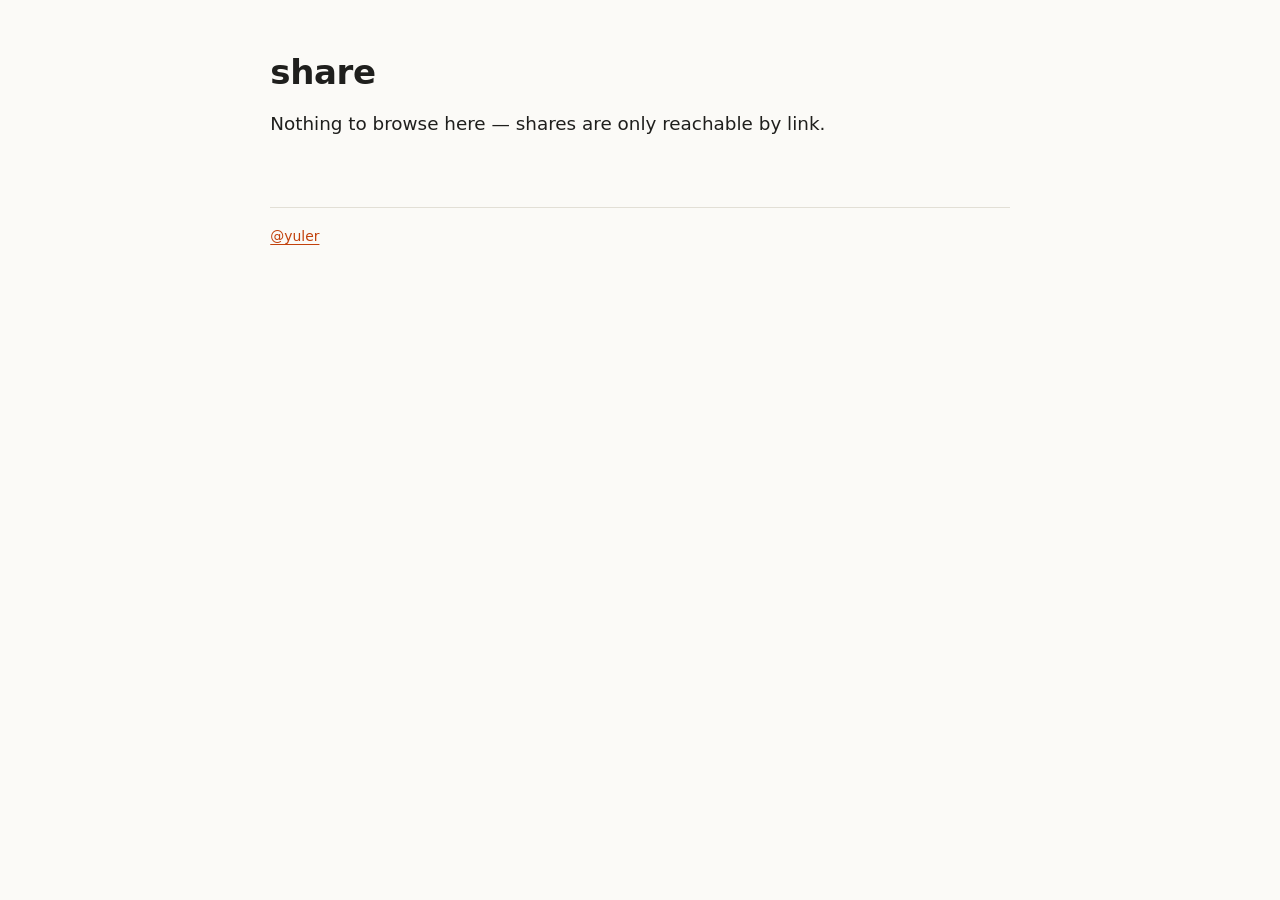
<file: index.html>
<!doctype html>
<html lang="en">
<head>
  <meta charset="utf-8">
  <meta name="viewport" content="width=device-width, initial-scale=1">
  <meta name="robots" content="noindex, nofollow">
  <title>share</title>
  <link rel="stylesheet" href="assets/share.css">
</head>
<body>
  <main class="page">
    <header class="meta">
      <h1>share</h1>
      <p class="lede">Nothing to browse here — shares are only reachable by link.</p>
    </header>
    <footer><a href="https://github.com/yuler">@yuler</a></footer>
  </main>
</body>
</html>
</file>
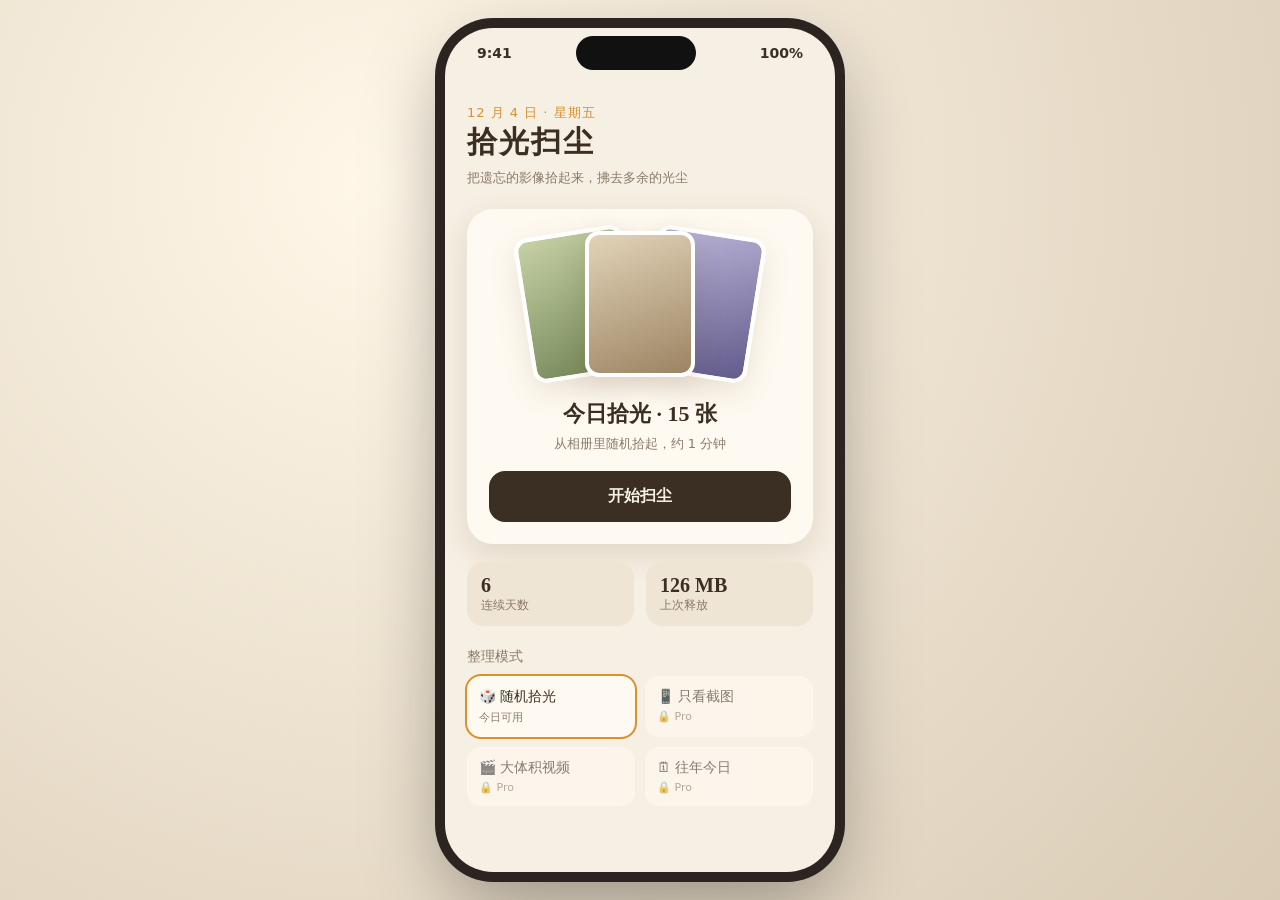
<file: s/2026-11-25-dustling-prototype/index.html>
<!doctype html>
<html lang="zh-CN">
<head>
  <meta charset="utf-8" />
  <meta name="viewport" content="width=device-width, initial-scale=1, viewport-fit=cover" />
  <title>Dustlight 拾光扫尘 · 核心闭环原型</title>
  <link rel="stylesheet" href="style.css" />
</head>
<body>
  <div class="phone">
    <div class="statusbar"><span>9:41</span><span class="island"></span><span>100%</span></div>

    <!-- 今日 -->
    <section id="home" class="screen active">
      <header class="home-head">
        <p class="date" id="today-date"></p>
        <h1>拾光扫尘</h1>
        <p class="sub">把遗忘的影像拾起来，拂去多余的光尘</p>
      </header>

      <div class="today-card">
        <div class="peek" id="peek"></div>
        <p class="today-title" id="today-title">今日拾光 · 15 张</p>
        <p class="today-hint" id="today-hint">从相册里随机拾起，约 1 分钟</p>
        <button class="btn primary" id="start-btn">开始扫尘</button>
      </div>

      <div class="stats">
        <div><b id="streak">6</b><span>连续天数</span></div>
        <div><b id="last-freed">126 MB</b><span>上次释放</span></div>
      </div>

      <h2 class="section-title">整理模式</h2>
      <ul class="modes">
        <li class="mode on">🎲 随机拾光<span>今日可用</span></li>
        <li class="mode locked" data-pro>📱 只看截图<span>Pro</span></li>
        <li class="mode locked" data-pro>🎬 大体积视频<span>Pro</span></li>
        <li class="mode locked" data-pro>🗓 往年今日<span>Pro</span></li>
      </ul>
    </section>

    <!-- 滑卡 -->
    <section id="swipe" class="screen">
      <header class="swipe-head">
        <button class="icon-btn" id="quit-btn" aria-label="退出">✕</button>
        <div class="progress">
          <span id="progress-text">1 / 15</span>
          <div class="bar"><i id="progress-bar"></i></div>
        </div>
        <span class="bin-chip" id="bin-chip">尘筐 0</span>
      </header>

      <div class="deck" id="deck"></div>

      <footer class="actions">
        <button class="round sweep" id="sweep-btn" aria-label="扫尘">扫尘</button>
        <button class="round undo" id="undo-btn" aria-label="撤销">↶</button>
        <button class="round keep" id="keep-btn" aria-label="留光">留光</button>
      </footer>
      <p class="kbd-hint">← 扫尘 · → 留光 · ⌘Z 撤销</p>
    </section>

    <!-- 结算 -->
    <section id="settle" class="screen">
      <header class="settle-head">
        <h1 id="settle-title">本轮结算</h1>
        <p class="sub" id="settle-sub"></p>
      </header>

      <div class="grid" id="grid"></div>
      <p class="empty" id="settle-empty" hidden>这一轮全部留光，没有需要拂去的照片 ✨</p>

      <div class="done" id="done" hidden>
        <p class="freed"><span id="freed-num">0</span> MB</p>
        <p class="done-line" id="done-line"></p>
      </div>

      <footer class="settle-foot">
        <p class="tip" id="settle-tip">点照片可移出尘筐 · 删除后仍在「最近删除」保留 30 天</p>
        <button class="btn primary" id="settle-btn"></button>
        <div class="done-actions" id="done-actions" hidden>
          <button class="btn ghost" id="home-btn">回到今日</button>
          <button class="btn primary" id="again-btn">再来一轮</button>
        </div>
      </footer>

      <!-- 模拟系统确认框 -->
      <div class="alert-mask" id="alert" hidden>
        <div class="alert">
          <p class="alert-title" id="alert-title"></p>
          <p class="alert-body">这些照片将移至「最近删除」，30 天后永久删除。</p>
          <div class="alert-btns">
            <button id="alert-cancel">不允许</button>
            <button id="alert-ok" class="danger">删除</button>
          </div>
        </div>
      </div>
    </section>

    <!-- 付费墙 -->
    <div class="sheet-mask" id="paywall" hidden>
      <div class="sheet">
        <div class="grabber"></div>
        <p class="pw-badge">Dustlight Pro</p>
        <h2 class="pw-title" id="pw-title">今日的拾光已用完</h2>
        <p class="sub">解锁全部拾光，随时为相册拂尘</p>
        <ul class="perks">
          <li>无限轮次，想扫就扫</li>
          <li>自定义每轮张数</li>
          <li>截图 · 大视频 · 往年今日专项模式</li>
          <li>累计释放统计与桌面小组件</li>
        </ul>
        <div class="plans">
          <label class="plan"><input type="radio" name="plan" /><b>年费</b><span>¥18 / 年</span></label>
          <label class="plan"><input type="radio" name="plan" checked /><b>终身买断</b><span>¥48</span><em>推荐</em></label>
        </div>
        <button class="btn primary" id="buy-btn">继续</button>
        <button class="btn text" id="later-btn">以后再说</button>
      </div>
    </div>

    <div class="toast" id="toast" hidden></div>
  </div>

  <script src="app.js"></script>
</body>
</html>
</file>
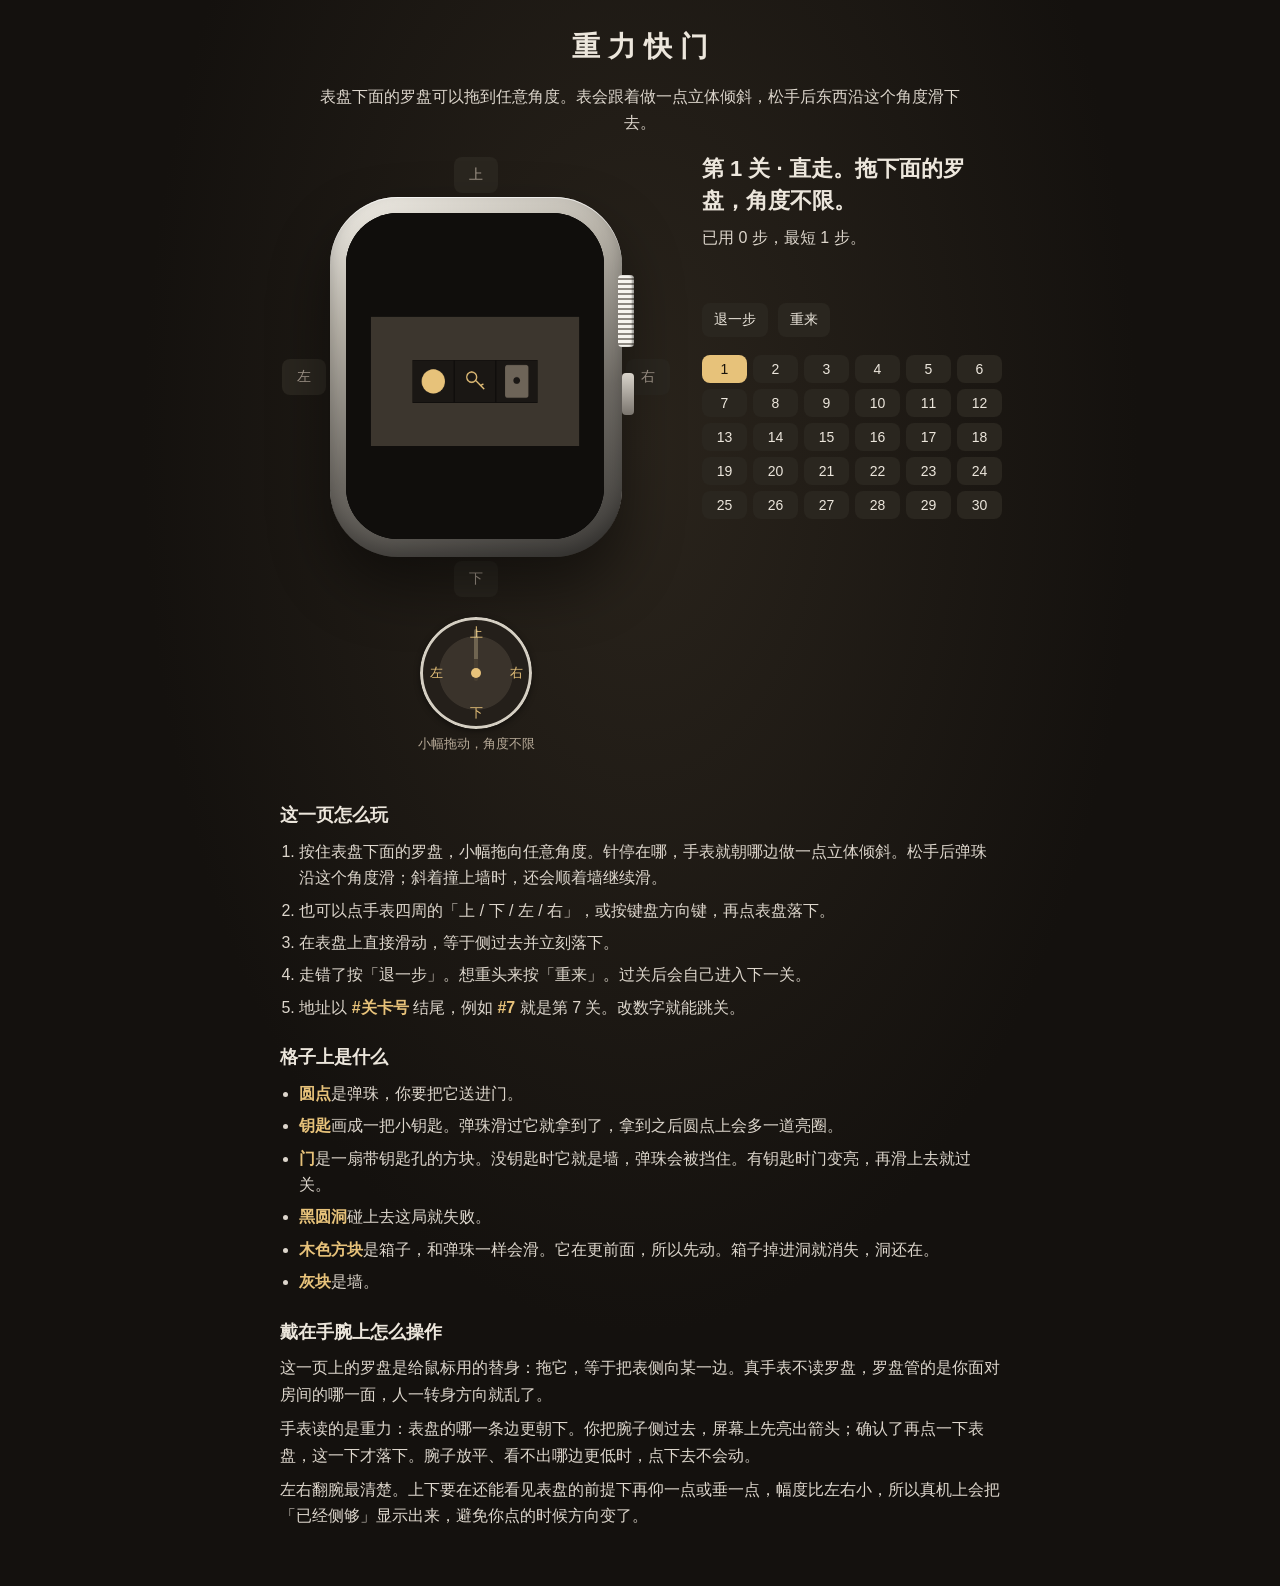
<file: s/2026-11-26-gravity-shutter/index.html>
<!DOCTYPE html>
<html lang="zh-CN">
<head>
<meta charset="utf-8">
<meta name="viewport" content="width=device-width, initial-scale=1">
<title>重力快门 · 手表原型</title>
<style>
  :root {
    color-scheme: dark;
    --desk: #14110e;
    --ink: #ece6dc;
    --muted: #a3988c;
    --gold: #e7c27a;
  }
  * { box-sizing: border-box; }
  html, body {
    margin: 0;
    min-height: 100%;
    background: radial-gradient(ellipse at 50% 28%, #2a241c 0%, var(--desk) 55%);
    color: var(--ink);
    font-family: "Avenir Next", "PingFang SC", "Noto Sans CJK SC", "Source Han Sans SC", sans-serif;
  }
  body {
    display: flex;
    flex-direction: column;
    align-items: center;
    padding: 28px 16px 48px;
    gap: 18px;
  }
  h1 {
    margin: 0;
    font-weight: 600;
    font-size: 28px;
    letter-spacing: 0.28em;
    text-indent: 0.28em;
  }
  .lead {
    margin: 0;
    max-width: 640px;
    color: #ddd6cc;
    font-size: 16px;
    line-height: 1.6;
    text-align: center;
  }
  .stage { display: flex; align-items: flex-start; gap: 28px; }
  .device { display: flex; flex-direction: column; align-items: center; }
  .pad {
    display: grid;
    grid-template-columns: 52px 292px 52px;
    grid-template-rows: 44px 360px 44px;
    align-items: center;
    justify-items: center;
  }
  .pad button {
    width: 44px;
    height: 36px;
    border: 0;
    border-radius: 8px;
    background: #2a261f;
    color: var(--muted);
    font: inherit;
    font-size: 14px;
    cursor: pointer;
  }
  .pad button.on { color: #1a140c; background: var(--gold); }
  .pad button.up { grid-column: 2; grid-row: 1; }
  .pad button.left { grid-column: 1; grid-row: 2; }
  .pad button.right { grid-column: 3; grid-row: 2; }
  .pad button.down { grid-column: 2; grid-row: 3; }
  .tilt-rig {
    grid-column: 2;
    grid-row: 2;
    width: 292px;
    height: 360px;
    perspective: 520px;
  }
  .watch {
    position: relative;
    width: 292px;
    height: 360px;
    border-radius: 68px;
    background: linear-gradient(160deg, #f2efe8 0%, #b7b2a8 28%, #6e6a64 62%, #3e3c39 100%);
    box-shadow: 0 30px 60px rgba(0,0,0,.45), inset 0 1px 0 rgba(255,255,255,.7), inset 0 -8px 16px rgba(0,0,0,.25);
    transform-style: preserve-3d;
  }
  .watch.buzz { animation: buzz .42s linear; }
  @keyframes buzz {
    0%, 100% { transform: translateX(0); }
    20% { transform: translateX(-4px); }
    40% { transform: translateX(4px); }
    60% { transform: translateX(-2px); }
    80% { transform: translateX(2px); }
  }
  .screen {
    position: absolute;
    inset: 16px 18px 18px 16px;
    border-radius: 52px;
    overflow: hidden;
    background: #050607;
    box-shadow: inset 0 0 0 2px #0c0c0c;
    cursor: pointer;
    touch-action: none;
  }
  canvas { display: block; width: 100%; height: 100%; }
  .crown, .side {
    position: absolute;
    right: -12px;
    border-radius: 4px;
  }
  .crown {
    top: 78px;
    width: 16px;
    height: 72px;
    background: repeating-linear-gradient(to bottom, #f7f4ee 0 3px, #8d8880 3px 5px);
    box-shadow: inset -2px 0 2px rgba(0,0,0,.35);
  }
  .side {
    top: 176px;
    width: 12px;
    height: 42px;
    background: linear-gradient(#d9d4cb, #7a756e);
  }
  .compass {
    position: relative;
    width: 112px;
    height: 112px;
    margin: 16px 0 0;
    border-radius: 50%;
    background:
      radial-gradient(circle at 50% 50%, #3a332b 0 46%, transparent 47%),
      #241f1a;
    box-shadow: inset 0 0 0 3px #d5cfc3, 0 2px 6px rgba(0, 0, 0, 0.45);
    cursor: grab;
    touch-action: none;
    user-select: none;
  }
  .compass:active { cursor: grabbing; }
  .rose i {
    position: absolute;
    left: 50%;
    top: 50%;
    width: 16px;
    height: 16px;
    margin: -8px 0 0 -8px;
    color: #e7c27a;
    font-style: normal;
    font-size: 13px;
    line-height: 16px;
    text-align: center;
    pointer-events: none;
  }
  .rose i:nth-child(1) { transform: translateY(-40px); }
  .rose i:nth-child(2) { transform: translateX(40px); }
  .rose i:nth-child(3) { transform: translateY(40px); }
  .rose i:nth-child(4) { transform: translateX(-40px); }
  .needle {
    position: absolute;
    left: 50%;
    top: 50%;
    width: 4px;
    height: 52px;
    margin-left: -2px;
    margin-top: -44px;
    border-radius: 2px;
    background: linear-gradient(#f6e2b0 0 58%, #6a5b42 58%);
    transform-origin: 2px 44px;
    pointer-events: none;
  }
  .needle.idle { opacity: 0.28; }
  .compass::after {
    content: "";
    position: absolute;
    left: 50%;
    top: 50%;
    width: 10px;
    height: 10px;
    margin: -5px 0 0 -5px;
    border-radius: 50%;
    background: var(--gold);
    pointer-events: none;
  }
  .compass-name {
    margin: 6px 0 0;
    color: #b7aa98;
    font-size: 13px;
    text-align: center;
  }
  .aside { width: 300px; }
  .caption { margin: 0; font-size: 22px; line-height: 1.45; font-weight: 600; }
  .sub { margin: 8px 0 0; color: #ddd6cc; font-size: 16px; line-height: 1.6; }
  .path { margin: 14px 0 0; min-height: 1.4em; letter-spacing: 0.12em; color: var(--gold); }
  .row { display: flex; gap: 10px; margin-top: 16px; }
  .row button, .levels button {
    border: 0;
    background: #2a261f;
    color: var(--ink);
    font: inherit;
    font-size: 14px;
    padding: 8px 12px;
    border-radius: 8px;
    cursor: pointer;
  }
  .levels {
    display: grid;
    grid-template-columns: repeat(6, 1fr);
    gap: 6px;
    margin-top: 18px;
  }
  .levels button { padding: 6px 0; }
  .levels button.on { background: var(--gold); color: #1a140c; }
  .guide {
    width: min(720px, 100%);
    margin-top: 8px;
    color: #ddd6cc;
    font-size: 16px;
    line-height: 1.65;
  }
  .guide h2 {
    margin: 22px 0 8px;
    font-size: 18px;
    font-weight: 600;
    color: var(--ink);
  }
  .guide ol, .guide ul { margin: 0; padding-left: 1.2em; }
  .guide li { margin: 6px 0; }
  .guide p { margin: 8px 0; }
  .guide b { color: var(--gold); font-weight: 600; }
  @media (max-width: 760px) {
    .stage { flex-direction: column; }
    .aside { width: min(360px, 100%); }
  }
</style>
</head>
<body>
  <h1>重力快门</h1>
  <p class="lead">表盘下面的罗盘可以拖到任意角度。表会跟着做一点立体倾斜，松手后东西沿这个角度滑下去。</p>
  <div class="stage">
    <div class="device">
      <div class="pad" id="pad">
        <button class="up" type="button" data-dir="上">上</button>
        <button class="left" type="button" data-dir="左">左</button>
        <div class="tilt-rig">
          <div class="watch" id="watch">
            <div class="screen" id="screen"><canvas id="view" width="396" height="484"></canvas></div>
            <div class="crown"></div>
            <div class="side"></div>
          </div>
        </div>
        <button class="right" type="button" data-dir="右">右</button>
        <button class="down" type="button" data-dir="下">下</button>
      </div>
      <div class="compass" id="compass" role="slider" aria-label="重力方向" aria-valuetext="未选定">
        <div class="rose"><i>上</i><i>右</i><i>下</i><i>左</i></div>
        <div class="needle idle" id="needle"></div>
      </div>
      <p class="compass-name">小幅拖动，角度不限</p>
    </div>
    <div class="aside">
      <p class="caption" id="caption"></p>
      <p class="sub" id="sub"></p>
      <p class="path" id="path"></p>
      <div class="row">
        <button type="button" id="undo">退一步</button>
        <button type="button" id="reset">重来</button>
      </div>
      <div class="levels" id="levels"></div>
    </div>
  </div>
  <section class="guide">
    <h2>这一页怎么玩</h2>
    <ol>
      <li>按住表盘下面的罗盘，小幅拖向任意角度。针停在哪，手表就朝哪边做一点立体倾斜。松手后弹珠沿这个角度滑；斜着撞上墙时，还会顺着墙继续滑。</li>
      <li>也可以点手表四周的「上 / 下 / 左 / 右」，或按键盘方向键，再点表盘落下。</li>
      <li>在表盘上直接滑动，等于侧过去并立刻落下。</li>
      <li>走错了按「退一步」。想重头来按「重来」。过关后会自己进入下一关。</li>
      <li>地址以 <b>#关卡号</b> 结尾，例如 <b>#7</b> 就是第 7 关。改数字就能跳关。</li>
    </ol>
    <h2>格子上是什么</h2>
    <ul>
      <li><b>圆点</b>是弹珠，你要把它送进门。</li>
      <li><b>钥匙</b>画成一把小钥匙。弹珠滑过它就拿到了，拿到之后圆点上会多一道亮圈。</li>
      <li><b>门</b>是一扇带钥匙孔的方块。没钥匙时它就是墙，弹珠会被挡住。有钥匙时门变亮，再滑上去就过关。</li>
      <li><b>黑圆洞</b>碰上去这局就失败。</li>
      <li><b>木色方块</b>是箱子，和弹珠一样会滑。它在更前面，所以先动。箱子掉进洞就消失，洞还在。</li>
      <li><b>灰块</b>是墙。</li>
    </ul>
    <h2>戴在手腕上怎么操作</h2>
    <p>这一页上的罗盘是给鼠标用的替身：拖它，等于把表侧向某一边。真手表不读罗盘，罗盘管的是你面对房间的哪一面，人一转身方向就乱了。</p>
    <p>手表读的是重力：表盘的哪一条边更朝下。你把腕子侧过去，屏幕上先亮出箭头；确认了再点一下表盘，这一下才落下。腕子放平、看不出哪边更低时，点下去不会动。</p>
    <p>左右翻腕最清楚。上下要在还能看见表盘的前提下再仰一点或垂一点，幅度比左右小，所以真机上会把「已经侧够」显示出来，避免你点的时候方向变了。</p>
  </section>
<script>
const LEVELS = [
  {
    name: "直走",
    par: 1,
    grid: ["#####", "#MKD#", "#####"],
    solution: ["右"],
  },
  {
    name: "拐弯",
    par: 2,
    grid: ["#####", "#M..#", "#K.D#", "#####"],
    solution: ["下", "右"],
  },
  {
    name: "再拐",
    par: 2,
    grid: ["#####", "#.MK#", "#..D#", "#####"],
    solution: ["右", "下"],
  },
  {
    name: "前面是洞",
    par: 2,
    grid: ["######", "#M.H.#", "#K..D#", "######"],
    solution: ["下", "右"],
  },
  {
    name: "门挡住",
    par: 3,
    grid: ["######", "#M..D#", "#.K..#", "######"],
    solution: ["下", "右", "上"],
  },
  {
    name: "钥匙在下",
    par: 3,
    grid: ["#####", "#M.D#", "#..K#", "#####"],
    solution: ["下", "右", "上"],
  },
  {
    name: "别冲门",
    par: 3,
    grid: ["######", "#MH.D#", "#..K.#", "######"],
    solution: ["下", "右", "上"],
  },
  {
    name: "三折",
    par: 3,
    grid: ["######", "#M...#", "####.#", "#...K#", "#D...#", "######"],
    solution: ["右", "下", "左"],
  },
  {
    name: "先离开",
    par: 4,
    grid: ["######", "#..DM#", "#K...#", "######"],
    solution: ["下", "左", "上", "右"],
  },
  {
    name: "箱子挡路",
    par: 4,
    grid: ["######", "#M.C.#", "#K..D#", "######"],
    solution: ["右", "下", "左", "右"],
  },
  {
    name: "箱子落洞",
    par: 4,
    grid: ["######", "#M..C#", "#.H.D#", "#K...#", "######"],
    solution: ["左", "下", "右", "上"],
  },
  {
    name: "两只箱子",
    par: 4,
    grid: ["######", "#M.C.#", "#..C.#", "#K..D#", "######"],
    solution: ["右", "下", "左", "右"],
  },
  {
    name: "把箱子送开",
    par: 4,
    grid: ["#######", "#M....#", "#..C.H#", "#K...D#", "#######"],
    solution: ["右", "左", "下", "右"],
  },
  {
    name: "洞边停下",
    par: 4,
    grid: ["######", "#M..H#", "#..C.#", "#K..D#", "######"],
    solution: ["下", "上", "右", "下"],
  },
  {
    name: "绕开一格",
    par: 5,
    grid: ["######", "#MH..#", "#.#.K#", "#...D#", "######"],
    solution: ["下", "右", "上", "右", "下"],
  },
  {
    name: "贴着洞",
    par: 5,
    grid: ["######", "#M..H#", "#.#..#", "#..K.#", "#...D#", "######"],
    solution: ["下", "右", "上", "下", "右"],
  },
  {
    name: "钥匙在洞边",
    par: 5,
    grid: ["######", "#M..H#", "#..K.#", "#...D#", "######"],
    solution: ["下", "右", "上", "下", "右"],
  },
  {
    name: "绕一圈",
    par: 5,
    grid: ["#######", "#M....#", "#.###.#", "#..K..#", "#....D#", "#######"],
    solution: ["右", "下", "左", "下", "右"],
  },
  {
    name: "侧过去",
    par: 5,
    grid: ["########", "#M.....#", "#C.H.#.#", "#..#.K.#", "#....#D#", "#......#", "########"],
    solution: ["右", "下", "左", "右", "下"],
  },
  {
    name: "窄门",
    par: 6,
    grid: ["#######", "#M....#", "##.#.##", "#K.C.D#", "#######"],
    solution: ["右", "上", "左", "下", "左", "右"],
  },
  {
    name: "让开",
    par: 6,
    grid: ["########", "#...C.M#", "#K..H..#", "#..#..D#", "#......#", "########"],
    solution: ["下", "上", "左", "下", "右", "上"],
  },
  {
    name: "七步",
    par: 7,
    grid: ["######", "#D#..#", "#CK.H#", "#..M.#", "##.#.#", "######"],
    solution: ["下", "左", "下", "右", "上", "左", "上"],
  },
  {
    name: "箱子先走",
    par: 8,
    grid: ["########", "#M..C..#", "#.##.H.#", "#..K...#", "#.....D#", "########"],
    solution: ["下", "右", "上", "右", "下", "左", "下", "右"],
  },
  {
    name: "再送一次",
    par: 8,
    grid: ["########", "#C.K#..#", "#..DC.##", "#....M##", "###H..##", "########"],
    solution: ["左", "下", "右", "下", "左", "上", "右", "下"],
  },
  {
    name: "箱子两次",
    par: 9,
    grid: ["#######", "#M..C.#", "#..H..#", "#K.#.D#", "#######"],
    solution: ["右", "下", "左", "上", "左", "下", "上", "右", "下"],
  },
  {
    name: "九步",
    par: 9,
    grid: ["######", "#C.K.#", "#CH.##", "#.##D#", "#..M.#", "######"],
    solution: ["左", "上", "右", "上", "右", "左", "下", "右", "上"],
  },
  {
    name: "十步",
    par: 10,
    grid: ["#######", "#...M.#", "#.#...#", "#..##.#", "#...H.#", "#CKD#.#", "#######"],
    solution: ["上", "右", "下", "右", "下", "左", "上", "左", "下", "右"],
  },
  {
    name: "十一",
    par: 11,
    grid: ["#######", "#KC.#D#", "###..M#", "#.....#", "#H..#.#", "#.....#", "#######"],
    solution: ["右", "下", "右", "上", "左", "上", "左", "右", "下", "右", "上"],
  },
  {
    name: "十二",
    par: 12,
    grid: ["########", "#.#C...#", "#....#.#", "#...DKC#", "#M#.H#.#", "########"],
    solution: ["上", "左", "下", "左", "上", "右", "上", "右", "下", "右", "下", "左"],
  },
  {
    name: "十四",
    par: 14,
    grid: ["######", "#D.HM#", "#K...#", "#C.#.#", "#.C#.#", "######"],
    solution: ["右", "下", "左", "上", "右", "下", "左", "上", "右", "下", "右", "上", "左", "上"],
  },
];

const DIRS = { 上: [0, -1], 下: [0, 1], 左: [-1, 0], 右: [1, 0] };

const canvas = document.getElementById("view");
const ctx = canvas.getContext("2d");
const watch = document.getElementById("watch");
const screen = document.getElementById("screen");
const caption = document.getElementById("caption");
const sub = document.getElementById("sub");
const pathEl = document.getElementById("path");

let levelIndex = 0;
let level = null;
let state = null;
let lean = null;
let leanAmount = 1;
let moves = [];
let history = [];
let busy = false;
let mode = "play";
let advanceTimer = 0;
let needleAngle = 0;
let kicking = false;
let kickId = 0;
let compassDrag = null;
const compass = document.getElementById("compass");
const needle = document.getElementById("needle");

function parse(grid) {
  const walls = new Set();
  const holes = new Set();
  const crates = [];
  let mx = 0, my = 0, key = "", door = "";
  const H = grid.length;
  const W = grid[0].length;
  grid.forEach((row, y) => {
    [...row].forEach((c, x) => {
      const id = x + "," + y;
      if (c === "#") walls.add(id);
      else if (c === "H") holes.add(id);
      else if (c === "M") { mx = x; my = y; }
      else if (c === "K") key = id;
      else if (c === "D") door = id;
      else if (c === "C") crates.push(id);
    });
  });
  return {
    level: { W, H, walls, holes, key, door },
    state: { mx, my, has: false, crates },
  };
}

function circleHitsRect(cx, cy, r, x0, y0, x1, y1) {
  const nx = Math.max(x0, Math.min(cx, x1));
  const ny = Math.max(y0, Math.min(cy, y1));
  const dx = cx - nx;
  const dy = cy - ny;
  return dx * dx + dy * dy < r * r;
}

function tiltAnalog(lv, st, gx, gy) {
  const len = Math.hypot(gx, gy) || 1;
  gx /= len;
  gy /= len;
  let mx = st.mx + 0.5;
  let my = st.my + 0.5;
  let has = st.has;
  const crates = st.crates.map((id) => {
    const [x, y] = id.split(",").map(Number);
    return { x: x + 0.5, y: y + 0.5, alive: true };
  });
  const plugs = new Set();
  const frames = [];
  const R = 0.4;
  const STEP = 0.2;

  function hitsSolid(x, y, doorIsWall) {
    const x0 = Math.floor(x - R) - 1;
    const x1 = Math.floor(x + R) + 1;
    const y0 = Math.floor(y - R) - 1;
    const y1 = Math.floor(y + R) + 1;
    for (let cy = y0; cy <= y1; cy++) {
      for (let cx = x0; cx <= x1; cx++) {
        const outside = cx < 0 || cy < 0 || cx >= lv.W || cy >= lv.H;
        const id = cx + "," + cy;
        const wall = outside || lv.walls.has(id) || (doorIsWall && id === lv.door);
        if (wall && circleHitsRect(x, y, R, cx, cy, cx + 1, cy + 1)) return true;
      }
    }
    return false;
  }

  function hitsCrate(x, y, skip) {
    for (let i = 0; i < crates.length; i++) {
      const c = crates[i];
      if (!c.alive || i === skip) continue;
      if (Math.hypot(c.x - x, c.y - y) < R * 2) return true;
    }
    return false;
  }

  function hitsMarble(x, y) {
    return Math.hypot(mx - x, my - y) < R * 2;
  }

  function pushFrame(fall) {
    const alive = crates.filter((c) => c.alive);
    frames.push({
      mx: mx - 0.5,
      my: my - 0.5,
      has,
      crates: alive.map((c) => Math.floor(c.x) + "," + Math.floor(c.y)),
      cratePos: alive.map((c) => ({ x: c.x - 0.5, y: c.y - 0.5 })),
      fall: !!fall,
    });
  }

  function settled() {
    const clamp = (v, max) => Math.max(0, Math.min(max - 1, Math.floor(v)));
    return {
      mx: clamp(mx, lv.W),
      my: clamp(my, lv.H),
      has,
      crates: crates.filter((c) => c.alive).map((c) => clamp(c.x, lv.W) + "," + clamp(c.y, lv.H)),
    };
  }

  let guard = 0;
  while (guard++ < 800) {
    const order = [{ kind: "m", x: mx, y: my }];
    crates.forEach((c, i) => { if (c.alive) order.push({ kind: "c", i, x: c.x, y: c.y }); });
    order.sort((a, b) => (b.x * gx + b.y * gy) - (a.x * gx + a.y * gy));
    let moved = false;
    for (const item of order) {
      if (item.kind === "m") {
        const nx = mx + gx * STEP;
        if (!hitsSolid(nx, my, !has) && !hitsCrate(nx, my, -1)) { mx = nx; moved = true; }
        const ny = my + gy * STEP;
        if (!hitsSolid(mx, ny, !has) && !hitsCrate(mx, ny, -1)) { my = ny; moved = true; }
        const id = Math.floor(mx) + "," + Math.floor(my);
        if (id === lv.key) has = true;
        if (lv.holes.has(id) && !plugs.has(id)) {
          pushFrame(true);
          return { dead: true, win: false, frames, state: settled() };
        }
        if (id === lv.door && has) {
          pushFrame(false);
          return { dead: false, win: true, frames, state: settled() };
        }
      } else {
        const c = crates[item.i];
        if (!c.alive) continue;
        const nx = c.x + gx * STEP;
        if (!hitsSolid(nx, c.y, true) && !hitsCrate(nx, c.y, item.i) && !hitsMarble(nx, c.y)) {
          c.x = nx;
          moved = true;
        }
        const ny = c.y + gy * STEP;
        if (!hitsSolid(c.x, ny, true) && !hitsCrate(c.x, ny, item.i) && !hitsMarble(c.x, ny)) {
          c.y = ny;
          moved = true;
        }
        const id = Math.floor(c.x) + "," + Math.floor(c.y);
        if (lv.holes.has(id) && !plugs.has(id)) {
          plugs.add(id);
          c.alive = false;
          moved = true;
        }
      }
    }
    if (moved && guard % 3 === 0) pushFrame(false);
    if (!moved) break;
  }
  pushFrame(false);
  return { dead: false, win: false, frames, state: settled() };
}

function tilt(lv, st, dir) {
  if (typeof dir === "number") {
    const rad = dir * Math.PI / 180;
    let gx = Math.cos(rad);
    let gy = Math.sin(rad);
    if (Math.abs(gx) < 0.07) gx = 0;
    if (Math.abs(gy) < 0.07) gy = 0;
    if (gx === 0 && gy < 0) dir = "上";
    else if (gx === 0 && gy > 0) dir = "下";
    else if (gy === 0 && gx > 0) dir = "右";
    else if (gy === 0 && gx < 0) dir = "左";
    else return tiltAnalog(lv, st, gx, gy);
  }
  const [dx, dy] = DIRS[dir];
  let mx = st.mx, my = st.my, has = st.has;
  const crates = new Set(st.crates);
  const plugs = new Set();
  const frames = [];
  const snap = (fall) => frames.push({
    mx, my, has, crates: [...crates], plugs: [...plugs], fall: !!fall,
  });
  let guard = 0;
  while (guard++ < 40) {
    const mobiles = [["m", mx, my, ""]];
    [...crates].sort().forEach((id) => {
      const [x, y] = id.split(",").map(Number);
      mobiles.push(["c", x, y, id]);
    });
    mobiles.sort((a, b) => (b[1] * dx + b[2] * dy) - (a[1] * dx + a[2] * dy));
    let moved = false;
    for (const item of mobiles) {
      const kind = item[0];
      const px = item[1];
      const py = item[2];
      const nx = px + dx;
      const ny = py + dy;
      if (nx < 0 || ny < 0 || nx >= lv.W || ny >= lv.H) continue;
      const nk = nx + "," + ny;
      const solid = lv.walls.has(nk)
        || (nk === lv.door && !has)
        || crates.has(nk)
        || (nx === mx && ny === my);
      const hole = lv.holes.has(nk) && !plugs.has(nk);
      if (kind === "m") {
        if (hole) {
          mx = nx; my = ny;
          snap(true);
          return { dead: true, win: false, frames, state: { mx, my, has, crates: [...crates] } };
        }
        if (solid) continue;
        mx = nx; my = ny;
        if (nk === lv.key) has = true;
        moved = true;
        if (nk === lv.door && has) {
          snap(false);
          return { dead: false, win: true, frames, state: { mx, my, has, crates: [...crates] } };
        }
      } else {
        const id = item[3];
        if (!crates.has(id)) continue;
        if (hole) {
          crates.delete(id);
          plugs.add(nk);
          moved = true;
          continue;
        }
        if (solid) continue;
        crates.delete(id);
        crates.add(nk);
        moved = true;
      }
    }
    if (!moved) break;
    snap(false);
  }
  return {
    dead: false,
    win: false,
    frames,
    state: { mx, my, has, crates: [...crates] },
  };
}

function cellSize() {
  const pad = 36;
  const maxW = 396 - pad * 2;
  const maxH = 484 - pad * 2;
  return Math.floor(Math.min(maxW / level.W, maxH / level.H));
}

function origin(size) {
  return {
    x: (396 - size * level.W) / 2,
    y: (484 - size * level.H) / 2 + 8,
  };
}

function roundRect(x, y, w, h, r) {
  ctx.beginPath();
  ctx.moveTo(x + r, y);
  ctx.arcTo(x + w, y, x + w, y + h, r);
  ctx.arcTo(x + w, y + h, x, y + h, r);
  ctx.arcTo(x, y + h, x, y, r);
  ctx.arcTo(x, y, x + w, y, r);
  ctx.closePath();
}

function draw(view) {
  const size = cellSize();
  const o = origin(size);
  ctx.clearRect(0, 0, 396, 484);
  ctx.fillStyle = "#100e0c";
  ctx.fillRect(0, 0, 396, 484);

  const crates = new Set(view.crates);
  for (let y = 0; y < level.H; y++) {
    for (let x = 0; x < level.W; x++) {
      const id = x + "," + y;
      const px = o.x + x * size;
      const py = o.y + y * size;
      if (level.walls.has(id)) {
        ctx.fillStyle = "#3c362e";
        ctx.fillRect(px, py, size, size);
        continue;
      }
      ctx.fillStyle = "#1a1714";
      ctx.fillRect(px + 1, py + 1, size - 2, size - 2);
      if (level.holes.has(id)) {
        const g = ctx.createRadialGradient(px + size / 2, py + size / 2, 2, px + size / 2, py + size / 2, size * 0.42);
        g.addColorStop(0, "#000");
        g.addColorStop(1, "#2a2118");
        ctx.fillStyle = g;
        ctx.beginPath();
        ctx.arc(px + size / 2, py + size / 2, size * 0.34, 0, Math.PI * 2);
        ctx.fill();
      }
      if (id === level.door) {
        ctx.fillStyle = view.has ? "#d7b56a" : "#6d6458";
        roundRect(px + size * 0.22, py + size * 0.12, size * 0.56, size * 0.76, 4);
        ctx.fill();
        ctx.fillStyle = view.has ? "#1a140c" : "#1a1714";
        ctx.beginPath();
        ctx.arc(px + size * 0.5, py + size * 0.48, size * 0.08, 0, Math.PI * 2);
        ctx.fill();
      }
      if (id === level.key && !view.has) {
        ctx.strokeStyle = "#e7c27a";
        ctx.lineWidth = 2;
        ctx.beginPath();
        ctx.arc(px + size * 0.42, py + size * 0.4, size * 0.12, 0, Math.PI * 2);
        ctx.stroke();
        ctx.beginPath();
        ctx.moveTo(px + size * 0.52, py + size * 0.48);
        ctx.lineTo(px + size * 0.72, py + size * 0.68);
        ctx.moveTo(px + size * 0.62, py + size * 0.6);
        ctx.lineTo(px + size * 0.7, py + size * 0.56);
        ctx.stroke();
      }
      if (!view.cratePos && crates.has(id)) {
        ctx.fillStyle = "#8b5a32";
        roundRect(px + size * 0.18, py + size * 0.18, size * 0.64, size * 0.64, 3);
        ctx.fill();
      }
    }
  }
  if (view.cratePos) {
    view.cratePos.forEach((c) => {
      const px = o.x + c.x * size;
      const py = o.y + c.y * size;
      ctx.fillStyle = "#8b5a32";
      roundRect(px + size * 0.18, py + size * 0.18, size * 0.64, size * 0.64, 3);
      ctx.fill();
    });
  }

  const mx = o.x + view.mx * size + size / 2;
  const my = o.y + view.my * size + size / 2;
  ctx.fillStyle = view.fall ? "#5c4a32" : "#e7c27a";
  ctx.beginPath();
  ctx.arc(mx, my, size * (view.fall ? 0.16 : 0.28), 0, Math.PI * 2);
  ctx.fill();
  if (view.has && !view.fall) {
    ctx.strokeStyle = "#fff4d2";
    ctx.lineWidth = 2;
    ctx.beginPath();
    ctx.arc(mx, my, size * 0.16, 0, Math.PI * 2);
    ctx.stroke();
  }
}

function say(main, extra) {
  caption.textContent = main;
  sub.textContent = extra || "";
  pathEl.textContent = moves.length ? moves.join(" ") : "";
}

function angleOf(dir) {
  if (dir === "上") return -90;
  if (dir === "下") return 90;
  if (dir === "左") return 180;
  if (dir === "右") return 0;
  return dir;
}

function angleGap(a, b) {
  let d = Math.abs(a - b) % 360;
  if (d > 180) d = 360 - d;
  return d;
}

function labelOf(angle) {
  const a = ((angle % 360) + 360) % 360;
  const cards = [[0, "右"], [90, "下"], [180, "左"], [270, "上"]];
  let name = "右";
  let signed = 0;
  let best = 999;
  cards.forEach(([deg, n]) => {
    let d = a - deg;
    if (d > 180) d -= 360;
    if (d < -180) d += 360;
    if (Math.abs(d) < best) {
      best = Math.abs(d);
      name = n;
      signed = d;
    }
  });
  if (best < 4) return name;
  const rounded = Math.round(signed);
  return name + (rounded > 0 ? "+" : "") + rounded + "°";
}

function paintButtons() {
  document.querySelectorAll(".pad button").forEach((b) => {
    const on = lean != null && angleGap(lean, angleOf(b.dataset.dir)) < 8;
    b.classList.toggle("on", on);
  });
  applyWatchTilt(lean, leanAmount);
  pointNeedle(lean, false);
  compass.setAttribute("aria-valuetext", lean == null ? "未选定" : labelOf(lean));
}

function statusLine() {
  const head = "第 " + (levelIndex + 1) + " 关 · " + LEVELS[levelIndex].name;
  if (mode === "won") return head + "。过了，用了 " + moves.length + " 步。";
  if (mode === "dead") return head + "。弹珠进洞了。";
  if (lean == null) return head + "。拖下面的罗盘，角度不限。";
  if (compassDrag) return head + "。重力朝" + labelOf(lean) + "，松手落下。";
  return head + "。手腕朝" + labelOf(lean) + "，点表盘落下。";
}

function render() {
  draw(state);
  paintButtons();
  if (mode === "won") {
    const last = levelIndex >= LEVELS.length - 1;
    say(statusLine(), last ? "这是最后一关。" : "最短 " + LEVELS[levelIndex].par + " 步。马上进入下一关。");
  } else if (mode === "dead") {
    say(statusLine(), "退一步回到落下之前，或整关重来。");
  } else {
    say(statusLine(), "已用 " + moves.length + " 步，最短 " + LEVELS[levelIndex].par + " 步。");
  }
}

function levelFromHash() {
  const n = Number(String(location.hash || "").replace("#", ""));
  if (n >= 1 && n <= LEVELS.length) return n - 1;
  return 0;
}

function loadLevel(i) {
  clearTimeout(advanceTimer);
  kickId += 1;
  kicking = false;
  compassDrag = null;
  levelIndex = i;
  const parsed = parse(LEVELS[i].grid);
  level = parsed.level;
  state = parsed.state;
  moves = [];
  history = [];
  lean = null;
  leanAmount = 1;
  mode = "play";
  busy = false;
  const hash = "#" + (i + 1);
  if (location.hash !== hash) location.hash = hash;
  document.querySelectorAll(".levels button").forEach((b, n) => b.classList.toggle("on", n === i));
  render();
}

function pointNeedle(angle, kick) {
  if (kicking && !kick) return;
  needle.classList.toggle("idle", angle == null);
  if (angle == null) return;
  const target = angle + 90;
  if (compassDrag && !kick) {
    needle.style.transition = "none";
    needle.style.transform = "rotate(" + target + "deg)";
    needleAngle = target;
    return;
  }
  let next = target;
  while (next < needleAngle - 180) next += 360;
  while (next > needleAngle + 180) next -= 360;
  needleAngle = next;
  if (kick) {
    kicking = true;
    const id = ++kickId;
    needle.style.transition = "transform .16s ease-out";
    needle.style.transform = "rotate(" + (next + 16) + "deg)";
    setTimeout(() => {
      if (id !== kickId) return;
      needle.style.transition = "transform .28s cubic-bezier(.15, .7, .2, 1)";
      needle.style.transform = "rotate(" + next + "deg)";
      setTimeout(() => { if (id === kickId) kicking = false; }, 280);
    }, 160);
    return;
  }
  needle.style.transition = "transform .16s ease-out";
  needle.style.transform = "rotate(" + next + "deg)";
}

function applyWatchTilt(angle, amount) {
  if (watch.classList.contains("buzz")) return;
  if (angle == null) {
    watch.style.transition = "transform .2s ease";
    watch.style.transform = "rotateX(0deg) rotateY(0deg)";
    return;
  }
  const mag = 24 * (amount == null ? 1 : amount);
  const rad = angle * Math.PI / 180;
  const pitch = Math.sin(rad) * mag;
  const roll = Math.cos(rad) * mag;
  watch.style.transition = compassDrag ? "none" : "transform .16s ease";
  watch.style.transform = "rotateX(" + (-pitch).toFixed(2) + "deg) rotateY(" + roll.toFixed(2) + "deg)";
}

function sampleCompass(clientX, clientY) {
  const r = compass.getBoundingClientRect();
  const dx = clientX - (r.left + r.width / 2);
  const dy = clientY - (r.top + r.height / 2);
  const dist = Math.hypot(dx, dy);
  if (dist < 6) return null;
  return {
    angle: Math.atan2(dy, dx) * 180 / Math.PI,
    amount: Math.min(1, (dist - 6) / 22),
  };
}

function leanTo(dir, amount) {
  if (busy || mode !== "play") return;
  lean = angleOf(dir);
  leanAmount = amount == null ? 1 : amount;
  render();
}

function commit(dir) {
  if (busy || mode !== "play") return;
  const use = dir == null ? lean : angleOf(dir);
  if (use == null || Number.isNaN(use)) {
    say("还没侧手腕。", "先拖下面的罗盘，或点表旁边的上、下、左、右。");
    return;
  }
  lean = use;
  if (dir == null || typeof dir !== "number") leanAmount = 1;
  paintButtons();
  const before = { mx: state.mx, my: state.my, has: state.has, crates: [...state.crates] };
  const result = tilt(level, state, use);
  const same = !result.dead && !result.win
    && result.state.mx === before.mx && result.state.my === before.my
    && result.state.has === before.has
    && result.state.crates.join() === before.crates.join();
  if (same) {
    say("这一侧没有东西动。", "滑到底之前撞上了墙，或关着的门。");
    paintButtons();
    return;
  }
  history.push(before);
  moves.push(labelOf(use));
  busy = true;
  pointNeedle(use, true);
  const frames = result.frames.length ? result.frames : [result.state];
  let i = 0;
  const step = () => {
    state = frames[i];
    draw(state);
    i += 1;
    if (i < frames.length) {
      setTimeout(step, 70);
      return;
    }
    state = result.state;
    busy = false;
    if (result.dead) {
      mode = "dead";
      watch.classList.remove("buzz");
      void watch.offsetWidth;
      watch.classList.add("buzz");
    } else if (result.win) {
      mode = "won";
      if (levelIndex < LEVELS.length - 1) {
        advanceTimer = setTimeout(() => loadLevel(levelIndex + 1), 900);
      }
    }
    render();
  };
  step();
}

compass.addEventListener("pointerdown", (e) => {
  if (busy || mode !== "play") return;
  compass.setPointerCapture(e.pointerId);
  const sample = sampleCompass(e.clientX, e.clientY);
  compassDrag = { sample, moved: false };
  if (sample) leanTo(sample.angle, sample.amount);
});
compass.addEventListener("pointermove", (e) => {
  if (!compassDrag) return;
  const sample = sampleCompass(e.clientX, e.clientY);
  if (!sample) return;
  compassDrag.moved = true;
  compassDrag.sample = sample;
  leanTo(sample.angle, sample.amount);
});
compass.addEventListener("pointerup", () => {
  if (!compassDrag) return;
  const drag = compassDrag;
  compassDrag = null;
  if (!drag.moved || !drag.sample) return;
  leanAmount = Math.max(drag.sample.amount, 0.7);
  commit(drag.sample.angle);
});
compass.addEventListener("pointercancel", () => { compassDrag = null; });

document.getElementById("pad").addEventListener("click", (e) => {
  const btn = e.target.closest("button");
  if (!btn) return;
  leanTo(btn.dataset.dir);
});

let pointer = null;
let swallowClick = false;
screen.addEventListener("pointerdown", (e) => {
  pointer = { x: e.clientX, y: e.clientY };
});
screen.addEventListener("pointerup", (e) => {
  if (!pointer) return;
  const dx = e.clientX - pointer.x;
  const dy = e.clientY - pointer.y;
  pointer = null;
  if (Math.hypot(dx, dy) < 28) return;
  swallowClick = true;
  commit(Math.atan2(dy, dx) * 180 / Math.PI);
});
screen.addEventListener("click", (e) => {
  if (swallowClick) {
    swallowClick = false;
    e.stopPropagation();
    return;
  }
  commit();
}, true);

window.addEventListener("keydown", (e) => {
  const map = { ArrowUp: "上", ArrowDown: "下", ArrowLeft: "左", ArrowRight: "右" };
  if (map[e.key]) {
    e.preventDefault();
    leanTo(map[e.key]);
  } else if (e.key === "Enter" || e.key === " ") {
    e.preventDefault();
    commit();
  } else if (e.key === "Backspace") {
    e.preventDefault();
    undo();
  }
});

function undo() {
  if (busy || !history.length) return;
  clearTimeout(advanceTimer);
  state = history.pop();
  moves.pop();
  mode = "play";
  render();
}

function reset() {
  if (busy) return;
  loadLevel(levelIndex);
}

document.getElementById("undo").addEventListener("click", undo);
document.getElementById("reset").addEventListener("click", reset);

const levelsEl = document.getElementById("levels");
LEVELS.forEach((lv, i) => {
  const b = document.createElement("button");
  b.type = "button";
  b.textContent = String(i + 1);
  b.title = lv.name;
  b.addEventListener("click", () => { if (!busy) loadLevel(i); });
  levelsEl.appendChild(b);
});

function runSolution(index, steps) {
  const parsed = parse(LEVELS[index].grid);
  let st = parsed.state;
  for (let i = 0; i < steps.length; i++) {
    const result = tilt(parsed.level, st, steps[i]);
    if (result.dead) return "dead at " + steps[i];
    if (result.win) return i === steps.length - 1 ? "win" : "early";
    st = result.state;
  }
  return "stopped";
}

window.__ok = LEVELS.map((lv, i) => runSolution(i, lv.solution));
if (window.__ok.some((r) => r !== "win")) {
  caption.textContent = "关卡数据对不上";
}

window.addEventListener("hashchange", () => {
  const i = levelFromHash();
  if (i !== levelIndex) loadLevel(i);
});

loadLevel(levelFromHash());
</script>
</body>
</html>
</file>
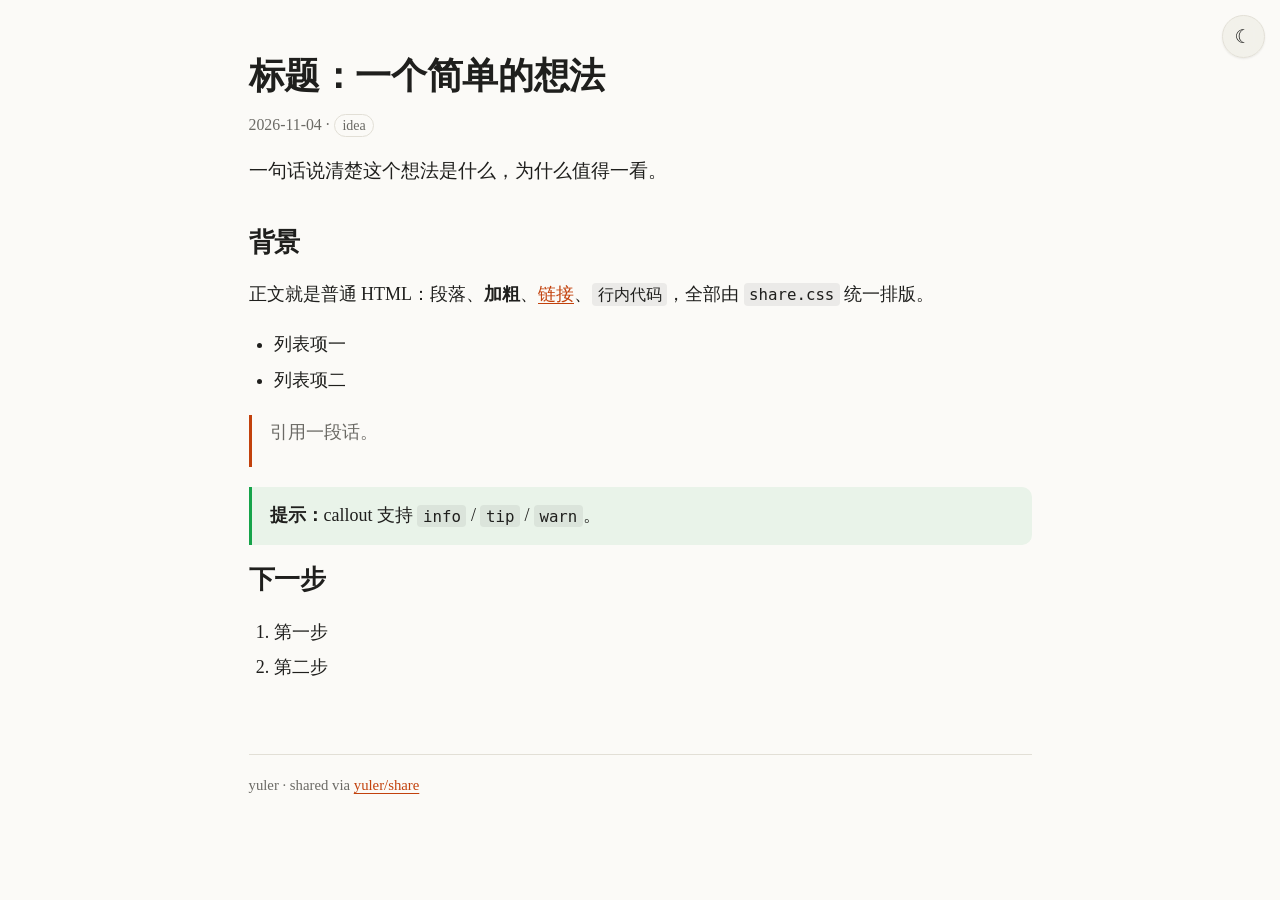
<file: templates/note/index.html>
<!doctype html>
<html lang="zh-CN" data-theme="paper">
<head>
  <meta charset="utf-8">
  <meta name="viewport" content="width=device-width, initial-scale=1">
  <meta name="robots" content="noindex, nofollow">
  <title>标题 — 一个简单的想法</title>
  <meta name="description" content="一句话摘要，用于链接预览。">
  <meta property="og:title" content="标题 — 一个简单的想法">
  <meta property="og:description" content="一句话摘要，用于链接预览。">
  <link rel="stylesheet" href="../../assets/share.css">
  <script src="../../assets/share.js" defer></script>
</head>
<body>
  <main class="page">
    <header class="meta">
      <h1>标题：一个简单的想法</h1>
      <p><time datetime="2026-11-04">2026-11-04</time> · <span class="tag">idea</span></p>
      <p class="lede">一句话说清楚这个想法是什么，为什么值得一看。</p>
    </header>

    <h2>背景</h2>
    <p>正文就是普通 HTML：段落、<strong>加粗</strong>、<a href="#">链接</a>、<code>行内代码</code>，全部由 <code>share.css</code> 统一排版。</p>

    <ul>
      <li>列表项一</li>
      <li>列表项二</li>
    </ul>

    <blockquote>
      <p>引用一段话。</p>
    </blockquote>

    <div class="callout" data-kind="tip">
      <p><strong>提示：</strong>callout 支持 <code>info</code> / <code>tip</code> / <code>warn</code>。</p>
    </div>

    <h2>下一步</h2>
    <ol>
      <li>第一步</li>
      <li>第二步</li>
    </ol>

    <footer>yuler · shared via <a href="https://github.com/yuler/share">yuler/share</a></footer>
  </main>
</body>
</html>
</file>
<file: assets/share.css>
/*
 * share.css — one stylesheet for every page in this repo.
 *
 * Layers:
 *   1. Tokens   — CSS variables on :root. Override any of them per page:
 *                 <style>:root { --accent: hotpink; }</style>
 *   2. Themes   — <html data-theme="paper|dark|terminal">. No attribute = auto
 *                 (paper in light mode, dark in dark mode).
 *   3. Elements — plain HTML inside <main class="page"> is styled by default.
 *   4. Components — .meta .chat .msg .callout .grid .tag
 *
 * Contract: token and class names are append-only. Rename nothing, so old
 * pages keep rendering.
 */

/* ---------------------------------------------------------------- 1. Tokens */
:root {
  /* color */
  --bg: #fbfaf7;
  --surface: #f1efe9;
  --fg: #1f1f1d;
  --fg-muted: #6b6a65;
  --border: #e2dfd6;
  --accent: #c2410c;
  --accent-fg: #ffffff;
  --selection: color-mix(in srgb, var(--accent) 22%, transparent);

  /* chat roles */
  --user-bg: color-mix(in srgb, var(--accent) 9%, var(--bg));
  --user-border: color-mix(in srgb, var(--accent) 30%, var(--border));
  --assistant-bg: var(--surface);
  --assistant-border: var(--border);
  --tool-bg: transparent;
  --tool-border: var(--border);

  /* code */
  --code-bg: #f3f1ea;
  --code-fg: #2b2b28;
  --code-inline-bg: color-mix(in srgb, var(--fg) 7%, transparent);
  --syn-comment: #8a877d;
  --syn-keyword: #a626a4;
  --syn-string: #50a14f;
  --syn-number: #b76b01;
  --syn-title: #4078f2;
  --syn-attr: #c18401;
  --syn-meta: #0184bc;
  --syn-deletion: #e45649;
  --syn-addition: #50a14f;

  /* type */
  --font-sans: ui-sans-serif, system-ui, -apple-system, "Segoe UI", "PingFang SC", "Hiragino Sans GB", "Noto Sans CJK SC", "Microsoft YaHei", sans-serif;
  --font-serif: "Iowan Old Style", "Charter", Georgia, "Songti SC", "Noto Serif CJK SC", serif;
  --font-mono: ui-monospace, "JetBrains Mono", "SF Mono", Menlo, Consolas, monospace;
  --font-body: var(--font-sans);
  --font-heading: var(--font-sans);
  --text-size: 17px;
  --code-size: 0.875em;
  --line-height: 1.7;

  /* layout */
  --measure: 46rem;
  --space: 1rem;
  --radius: 10px;
  --shadow: none;

  color-scheme: light;
}

/* ---------------------------------------------------------------- 2. Themes */
:root[data-theme="paper"] {
  --font-body: var(--font-serif);
  --font-heading: var(--font-serif);
  --text-size: 18px;
}

@media (prefers-color-scheme: dark) {
  :root:not([data-theme]) {
    --bg: #17171a;
    --surface: #212126;
    --fg: #e6e4df;
    --fg-muted: #9a988f;
    --border: #2f2f36;
    --accent: #fb923c;
    --accent-fg: #17171a;
    --code-bg: #1d1d22;
    --code-fg: #e6e4df;
    --syn-comment: #7f848e;
    --syn-keyword: #c678dd;
    --syn-string: #98c379;
    --syn-number: #d19a66;
    --syn-title: #61afef;
    --syn-attr: #e5c07b;
    --syn-meta: #56b6c2;
    --syn-deletion: #e06c75;
    --syn-addition: #98c379;
    color-scheme: dark;
  }
}

:root[data-theme="dark"] {
  --bg: #17171a;
  --surface: #212126;
  --fg: #e6e4df;
  --fg-muted: #9a988f;
  --border: #2f2f36;
  --accent: #fb923c;
  --accent-fg: #17171a;
  --code-bg: #1d1d22;
  --code-fg: #e6e4df;
  --syn-comment: #7f848e;
  --syn-keyword: #c678dd;
  --syn-string: #98c379;
  --syn-number: #d19a66;
  --syn-title: #61afef;
  --syn-attr: #e5c07b;
  --syn-meta: #56b6c2;
  --syn-deletion: #e06c75;
  --syn-addition: #98c379;
  color-scheme: dark;
}

:root[data-theme="terminal"] {
  --bg: #0b0f0c;
  --surface: #111813;
  --fg: #c8f7c5;
  --fg-muted: #6f9a6c;
  --border: #1f3322;
  --accent: #39ff88;
  --accent-fg: #0b0f0c;
  --user-bg: transparent;
  --user-border: var(--accent);
  --assistant-bg: transparent;
  --code-bg: #0e1410;
  --code-fg: #c8f7c5;
  --syn-comment: #4f7a52;
  --syn-keyword: #39ff88;
  --syn-string: #e6db74;
  --syn-number: #fd971f;
  --syn-title: #66d9ef;
  --syn-attr: #a6e22e;
  --syn-meta: #66d9ef;
  --syn-deletion: #ff5f56;
  --syn-addition: #39ff88;
  --font-body: var(--font-mono);
  --font-heading: var(--font-mono);
  --text-size: 15px;
  --code-size: 1em;
  --line-height: 1.65;
  --radius: 0;
  color-scheme: dark;
}

/* ---------------------------------------------------------------- 3. Elements */
*, *::before, *::after { box-sizing: border-box; }

html {
  font-size: var(--text-size);
  -webkit-text-size-adjust: 100%;
  text-size-adjust: 100%;
}

body {
  margin: 0;
  background: var(--bg);
  color: var(--fg);
  font-family: var(--font-body);
  line-height: var(--line-height);
  -webkit-font-smoothing: antialiased;
}

::selection { background: var(--selection); }

.page {
  max-width: var(--measure);
  margin: 0 auto;
  padding: calc(var(--space) * 3) calc(var(--space) * 1.25) calc(var(--space) * 5);
}

.page > * + * { margin-top: calc(var(--space) * 1.1); }

h1, h2, h3, h4 {
  font-family: var(--font-heading);
  line-height: 1.25;
  letter-spacing: -0.01em;
  margin: calc(var(--space) * 2.2) 0 calc(var(--space) * 0.6);
}
h1 { font-size: 2rem; margin-top: 0; }
h2 { font-size: 1.45rem; }
h3 { font-size: 1.15rem; }
h4 { font-size: 1rem; }

p, ul, ol, blockquote, pre, figure, table, details { margin: 0 0 var(--space); }
li + li { margin-top: 0.25em; }
ul, ol { padding-left: 1.4em; }

a { color: var(--accent); text-underline-offset: 0.18em; text-decoration-thickness: 1px; }
a:hover { text-decoration-thickness: 2px; }

strong { font-weight: 650; }

hr {
  border: 0;
  border-top: 1px solid var(--border);
  margin: calc(var(--space) * 2.5) 0;
}

blockquote {
  margin-left: 0;
  padding: 0.1em 0 0.1em var(--space);
  border-left: 3px solid var(--accent);
  color: var(--fg-muted);
}

img, video, iframe, svg { max-width: 100%; height: auto; }
img, video { display: block; border-radius: var(--radius); }
iframe { width: 100%; aspect-ratio: 16 / 9; border: 0; border-radius: var(--radius); }

figure { margin-left: 0; margin-right: 0; }
figcaption {
  margin-top: 0.5em;
  font-size: 0.85rem;
  color: var(--fg-muted);
  text-align: center;
}

.table-wrap {
  overflow-x: auto;
  margin: 0 0 var(--space);
  -webkit-overflow-scrolling: touch;
}
.table-wrap > table {
  margin-bottom: 0;
  width: max-content;
  min-width: 100%;
}
table {
  width: 100%;
  border-collapse: collapse;
  font-size: 0.92rem;
}
th, td { padding: 0.5em 0.75em; border-bottom: 1px solid var(--border); text-align: left; }
th { font-weight: 600; background: var(--surface); }
tr:nth-child(even) td { background: color-mix(in srgb, var(--surface) 55%, transparent); }

kbd {
  font-family: var(--font-mono);
  font-size: 0.8em;
  padding: 0.1em 0.4em;
  border: 1px solid var(--border);
  border-bottom-width: 2px;
  border-radius: 4px;
}

/* code */
code, pre { font-family: var(--font-mono); font-size: var(--code-size); }
:not(pre) > code {
  background: var(--code-inline-bg);
  padding: 0.12em 0.35em;
  border-radius: 4px;
}
pre {
  position: relative;
  background: var(--code-bg);
  color: var(--code-fg);
  border: 1px solid var(--border);
  border-radius: var(--radius);
  padding: var(--space) calc(var(--space) * 1.1);
  overflow-x: auto;
  line-height: 1.55;
  tab-size: 2;
}
pre code { background: none; padding: 0; font-size: inherit; }
pre[data-title] { padding-top: calc(var(--space) * 2.4); }
pre[data-title]::before {
  content: attr(data-title);
  position: absolute;
  top: 0; left: 0; right: 0;
  padding: 0.35em calc(var(--space) * 1.1);
  font-size: 0.78em;
  color: var(--fg-muted);
  border-bottom: 1px solid var(--border);
}

/* details */
details {
  border: 1px solid var(--border);
  border-radius: var(--radius);
  padding: 0.6em var(--space);
}
details > summary { cursor: pointer; color: var(--fg-muted); font-size: 0.92rem; }
details[open] > summary { margin-bottom: 0.6em; }
details > :last-child { margin-bottom: 0; }

/* ---------------------------------------------------------------- 4. Components */

/* .meta — page header: <header class="meta"><h1/><p>date · tags</p></header> */
.meta { margin-bottom: calc(var(--space) * 2.2); }
.meta h1 { margin-bottom: 0.35em; }
.meta p { margin: 0; color: var(--fg-muted); font-size: 0.88rem; }
.meta .lede { margin-top: 0.8em; font-size: 1.08rem; color: var(--fg); }

.tag {
  display: inline-block;
  font-size: 0.78rem;
  line-height: 1.5;
  padding: 0 0.55em;
  border: 1px solid var(--border);
  border-radius: 999px;
  color: var(--fg-muted);
}

/* .chat — conversation transcript.
 *   <section class="chat">
 *     <div class="msg" data-role="user">…</div>
 *     <div class="msg" data-role="assistant" data-name="Claude">…</div>
 *     <details class="msg" data-role="tool"><summary>run_command</summary>…</details>
 *   </section>
 * Roles: user | assistant | system | tool. data-name overrides the label.
 */
.chat { display: flex; flex-direction: column; gap: var(--space); margin: 0 0 var(--space); }
.msg {
  margin: 0;
  padding: 0.75em var(--space);
  border: 1px solid var(--assistant-border);
  border-radius: var(--radius);
  background: var(--assistant-bg);
  min-width: 0;
}
.msg::before {
  content: attr(data-role);
  display: block;
  margin-bottom: 0.3em;
  font-family: var(--font-sans);
  font-size: 0.72rem;
  font-weight: 600;
  letter-spacing: 0.06em;
  text-transform: uppercase;
  color: var(--fg-muted);
}
.msg[data-name]::before { content: attr(data-name); text-transform: none; letter-spacing: 0; }
.msg > :last-child { margin-bottom: 0; }
.msg[data-role="user"] {
  background: var(--user-bg);
  border-color: var(--user-border);
  margin-left: 12%;
}
.msg[data-role="user"]::before { color: var(--accent); }
.msg[data-role="system"] { border-style: dashed; background: transparent; font-size: 0.9rem; }
.msg[data-role="tool"] {
  background: var(--tool-bg);
  border-color: var(--tool-border);
  font-size: 0.88rem;
  padding-top: 0.5em;
  padding-bottom: 0.5em;
}
details.msg::before { display: none; }
details.msg > summary { font-family: var(--font-mono); font-size: 0.85rem; }
details.msg > summary::after { content: " · " attr(data-role); opacity: 0.6; }
:root[data-theme="terminal"] .msg { border-width: 0 0 0 2px; border-radius: 0; }
:root[data-theme="terminal"] .msg[data-role="user"] { margin-left: 0; }
:root[data-theme="terminal"] .msg[data-role="user"]::before { content: "> " attr(data-role); }

/* .callout — <div class="callout" data-kind="info|tip|warn">…</div> */
.callout {
  --callout-color: var(--accent);
  padding: 0.75em var(--space);
  border-left: 3px solid var(--callout-color);
  border-radius: 0 var(--radius) var(--radius) 0;
  background: color-mix(in srgb, var(--callout-color) 8%, var(--bg));
}
.callout[data-kind="info"] { --callout-color: #3b82f6; }
.callout[data-kind="tip"]  { --callout-color: #16a34a; }
.callout[data-kind="warn"] { --callout-color: #dc2626; }
.callout > :last-child { margin-bottom: 0; }

/* .grid — media gallery: <div class="grid"><figure/>…</div> */
.grid {
  display: grid;
  grid-template-columns: repeat(auto-fill, minmax(min(100%, 14rem), 1fr));
  gap: var(--space);
}
.grid > figure { margin: 0; }
.grid img { width: 100%; aspect-ratio: 4 / 3; object-fit: cover; }

/* .wide — let a block break out of --measure (big images, wide tables) */
.wide { width: min(100vw - 2.5rem, calc(var(--measure) * 1.5)); margin-left: 50%; transform: translateX(-50%); }

/* footer */
.page > footer {
  margin-top: calc(var(--space) * 4);
  padding-top: var(--space);
  border-top: 1px solid var(--border);
  font-size: 0.82rem;
  color: var(--fg-muted);
}

/* ---------------------------------------------------------------- share.js hooks */
.copy-btn {
  position: absolute;
  top: 0.4em; right: 0.4em;
  font: 500 0.72rem/1 var(--font-sans);
  padding: 0.45em 0.7em;
  color: var(--fg-muted);
  background: var(--bg);
  border: 1px solid var(--border);
  border-radius: 6px;
  cursor: pointer;
  opacity: 0;
  transition: opacity 0.15s;
}
pre:hover .copy-btn, .copy-btn:focus-visible { opacity: 1; }
@media (hover: none) { .copy-btn { opacity: 1; } }

.theme-toggle {
  position: fixed;
  top: 0.85rem;
  right: 0.85rem;
  z-index: 50;
  width: 2.4rem;
  height: 2.4rem;
  display: inline-flex;
  align-items: center;
  justify-content: center;
  font: 500 1.05rem/1 var(--font-sans);
  color: var(--fg);
  background: color-mix(in srgb, var(--surface) 88%, transparent);
  border: 1px solid var(--border);
  border-radius: 999px;
  cursor: pointer;
  backdrop-filter: blur(8px);
  box-shadow: 0 1px 2px color-mix(in srgb, var(--fg) 8%, transparent);
}
.theme-toggle:hover {
  border-color: color-mix(in srgb, var(--accent) 45%, var(--border));
  color: var(--accent);
}
.theme-toggle:focus-visible {
  outline: 2px solid var(--accent);
  outline-offset: 2px;
}

/* highlight.js token colors, driven by --syn-* tokens */
.hljs-comment, .hljs-quote { color: var(--syn-comment); font-style: italic; }
.hljs-keyword, .hljs-selector-tag, .hljs-literal, .hljs-built_in, .hljs-type { color: var(--syn-keyword); }
.hljs-string, .hljs-regexp, .hljs-symbol, .hljs-template-variable { color: var(--syn-string); }
.hljs-number, .hljs-variable { color: var(--syn-number); }
.hljs-title, .hljs-section, .hljs-function .hljs-title { color: var(--syn-title); }
.hljs-attr, .hljs-attribute, .hljs-property, .hljs-params { color: var(--syn-attr); }
.hljs-meta, .hljs-tag, .hljs-name, .hljs-selector-class, .hljs-selector-id { color: var(--syn-meta); }
.hljs-deletion { color: var(--syn-deletion); }
.hljs-addition { color: var(--syn-addition); }
.hljs-emphasis { font-style: italic; }
.hljs-strong { font-weight: 700; }

@media (max-width: 600px) {
  :root { --text-size: 16px; }
  h1 { font-size: 1.6rem; }
  .msg[data-role="user"] { margin-left: 0; }
}

@media print {
  .copy-btn, .theme-toggle { display: none; }
  pre { white-space: pre-wrap; }
}
</file>
<file: s/2026-11-25-dustling-prototype/style.css>
:root {
  --paper: #f6efe3;
  --paper-2: #efe5d4;
  --ink: #3b2f24;
  --ink-soft: #8a7a68;
  --amber: #d9902f;
  --amber-soft: #f3d8a8;
  --dust: #a89a8a;
  --keep: #6f9a6a;
  --shadow: 0 10px 30px rgba(92, 64, 30, 0.14);
  --serif: "Noto Serif SC", "Songti SC", "Source Han Serif SC", Georgia, serif;
}

* { box-sizing: border-box; margin: 0; padding: 0; }
[hidden] { display: none !important; }
body {
  min-height: 100vh;
  display: grid;
  place-items: center;
  background: radial-gradient(circle at 30% 20%, #fff7e8, #d9cbb5);
  font-family: -apple-system, "PingFang SC", "Noto Sans SC", system-ui, sans-serif;
  color: var(--ink);
}
button { font: inherit; color: inherit; border: 0; background: none; cursor: pointer; }

.phone {
  position: relative;
  width: 390px;
  height: 844px;
  border-radius: 48px;
  background: var(--paper);
  box-shadow: 0 0 0 10px #2b2420, 0 30px 80px rgba(0, 0, 0, 0.35);
  overflow: hidden;
}
@media (max-width: 430px) {
  body { display: block; }
  .phone { width: 100vw; height: 100dvh; border-radius: 0; box-shadow: none; }
}
.statusbar {
  position: absolute; inset: 0 0 auto; height: 50px; z-index: 5;
  display: flex; align-items: center; justify-content: space-between;
  padding: 0 32px; font-size: 14px; font-weight: 600;
}
.island { width: 120px; height: 34px; border-radius: 20px; background: #111; }

.screen {
  position: absolute; inset: 0; padding: 64px 22px 28px;
  display: flex; flex-direction: column;
  opacity: 0; pointer-events: none; transform: translateY(12px);
  transition: opacity 0.35s, transform 0.35s;
}
.screen.active { opacity: 1; pointer-events: auto; transform: none; }

h1 { font-family: var(--serif); font-size: 30px; letter-spacing: 2px; }
.sub { color: var(--ink-soft); font-size: 13px; margin-top: 6px; }
.date { color: var(--amber); font-size: 13px; letter-spacing: 1px; }

.btn {
  width: 100%; padding: 15px; border-radius: 16px;
  font-size: 16px; font-weight: 600; transition: transform 0.15s, opacity 0.2s;
}
.btn:active { transform: scale(0.97); }
.btn.primary { background: var(--ink); color: var(--paper); }
.btn.primary:disabled { opacity: 0.4; }
.btn.ghost { background: var(--paper-2); }
.btn.text { color: var(--ink-soft); font-weight: 400; padding: 10px; }

/* 今日 */
.home-head { margin: 12px 0 22px; }
.today-card {
  background: #fffaf1; border-radius: 26px; padding: 22px;
  box-shadow: var(--shadow); text-align: center;
}
.peek { position: relative; height: 150px; margin-bottom: 18px; }
.peek .ph {
  position: absolute; left: 50%; top: 0; width: 110px; height: 146px;
  border-radius: 14px; box-shadow: var(--shadow); border: 4px solid #fff;
}
.today-title { font-family: var(--serif); font-size: 22px; font-weight: 700; }
.today-hint { color: var(--ink-soft); font-size: 13px; margin: 6px 0 18px; }
.stats { display: flex; gap: 12px; margin: 18px 0 22px; }
.stats div {
  flex: 1; background: var(--paper-2); border-radius: 16px; padding: 12px 14px;
  display: flex; flex-direction: column;
}
.stats b { font-family: var(--serif); font-size: 20px; }
.stats span { font-size: 12px; color: var(--ink-soft); }
.section-title { font-size: 14px; color: var(--ink-soft); font-weight: 500; margin-bottom: 10px; }
.modes { list-style: none; display: grid; grid-template-columns: 1fr 1fr; gap: 10px; }
.mode {
  background: #fffaf1; border-radius: 14px; padding: 12px; font-size: 14px;
  display: flex; flex-direction: column; gap: 4px; cursor: pointer;
}
.mode span { font-size: 11px; color: var(--ink-soft); }
.mode.on { outline: 2px solid var(--amber); }
.mode.locked { opacity: 0.6; }
.mode.locked span::before { content: "🔒 "; }

/* 照片 */
.ph { background-size: cover; background-position: center; overflow: hidden; }
.ph img { width: 100%; height: 100%; object-fit: cover; display: block; pointer-events: none; user-select: none; }

/* 滑卡 */
.swipe-head { display: flex; align-items: center; gap: 12px; margin-top: 6px; }
.icon-btn { width: 36px; height: 36px; border-radius: 50%; background: var(--paper-2); }
.progress { flex: 1; font-size: 12px; color: var(--ink-soft); }
.bar { height: 4px; background: var(--paper-2); border-radius: 2px; margin-top: 5px; overflow: hidden; }
.bar i { display: block; height: 100%; width: 0; background: var(--amber); transition: width 0.3s; }
.bin-chip {
  font-size: 12px; padding: 7px 11px; border-radius: 20px;
  background: var(--paper-2); transition: transform 0.2s;
}
.bin-chip.bump { transform: scale(1.15); background: var(--amber-soft); }

.deck { position: relative; flex: 1; margin: 22px 0 18px; }
.card {
  position: absolute; inset: 0; border-radius: 26px; border: 6px solid #fff;
  box-shadow: var(--shadow); touch-action: none; cursor: grab;
  transition: transform 0.35s ease, opacity 0.35s;
}
.card.dragging { transition: none; cursor: grabbing; }
.card:nth-last-child(2) { transform: scale(0.95) translateY(14px); }
.card:nth-last-child(n + 3) { transform: scale(0.9) translateY(28px); opacity: 0; }
.card .meta {
  position: absolute; inset: auto 0 0; padding: 40px 18px 16px;
  background: linear-gradient(transparent, rgba(40, 28, 16, 0.7)); color: #fff;
}
.meta .ago { font-family: var(--serif); font-size: 22px; font-weight: 700; }
.meta .info { font-size: 12px; opacity: 0.85; margin-top: 2px; }
.badge {
  position: absolute; top: 14px; right: 14px; font-size: 12px; color: #fff;
  background: rgba(0, 0, 0, 0.45); padding: 4px 9px; border-radius: 10px;
}
.stamp {
  position: absolute; top: 28px; padding: 6px 14px; border-radius: 10px;
  font-family: var(--serif); font-size: 26px; font-weight: 700;
  border: 3px solid; opacity: 0; background: rgba(255, 250, 241, 0.85);
}
.stamp.sweep { right: 22px; color: var(--dust); transform: rotate(12deg); }
.stamp.keep { left: 22px; color: var(--amber); transform: rotate(-12deg); }

.actions { display: flex; justify-content: center; align-items: center; gap: 22px; }
.round {
  width: 76px; height: 76px; border-radius: 50%; background: #fffaf1;
  box-shadow: var(--shadow); font-family: var(--serif); font-weight: 700; font-size: 16px;
  transition: transform 0.15s;
}
.round:active { transform: scale(0.9); }
.round.sweep { color: var(--dust); }
.round.keep { color: var(--amber); }
.round.undo { width: 50px; height: 50px; font-size: 20px; color: var(--ink-soft); }
.kbd-hint { text-align: center; font-size: 11px; color: var(--ink-soft); margin-top: 12px; }
@media (hover: none) { .kbd-hint { display: none; } }

/* 结算 */
.settle-head { margin: 12px 0 18px; }
.grid {
  display: grid; grid-template-columns: repeat(3, 1fr); gap: 8px;
  align-content: start; overflow-y: auto; flex: 1;
}
.tile {
  position: relative; aspect-ratio: 3 / 4; border-radius: 12px; cursor: pointer;
  transition: opacity 0.25s, transform 0.25s, filter 0.25s;
}
.tile .size {
  position: absolute; left: 6px; bottom: 6px; font-size: 10px; color: #fff;
  background: rgba(0, 0, 0, 0.4); padding: 2px 6px; border-radius: 8px;
}
.tile.restored { opacity: 0.35; transform: scale(0.94); filter: grayscale(1); }
.tile.restored::after {
  content: "已留光"; position: absolute; inset: 0; display: grid; place-items: center;
  color: var(--ink); font-weight: 700; font-size: 13px;
}
.tile.vanish { animation: vanish 1.1s ease-in forwards; }
@keyframes vanish {
  40% { filter: blur(1px) sepia(0.6); opacity: 0.8; }
  100% { filter: blur(8px) sepia(1); opacity: 0; transform: translateY(-30px) scale(0.85); }
}
.particle {
  position: absolute; width: 5px; height: 5px; border-radius: 50%;
  background: var(--amber); pointer-events: none; z-index: 4;
  animation: drift 1.4s ease-out forwards;
}
@keyframes drift { to { transform: translate(var(--dx), var(--dy)); opacity: 0; } }
.empty { color: var(--ink-soft); text-align: center; margin: auto; }

.done { margin: auto; text-align: center; animation: rise 0.6s ease-out; }
@keyframes rise { from { opacity: 0; transform: translateY(20px); } }
.freed { font-family: var(--serif); font-size: 56px; font-weight: 700; color: var(--amber); }
.done-line { font-family: var(--serif); font-size: 16px; margin-top: 10px; }
.settle-foot { margin-top: 14px; }
.tip { font-size: 12px; color: var(--ink-soft); text-align: center; margin-bottom: 12px; }
.done-actions { display: flex; gap: 10px; }

.alert-mask, .sheet-mask {
  position: absolute; inset: 0; z-index: 10; background: rgba(30, 22, 14, 0.4);
  display: grid; animation: fade 0.2s;
}
@keyframes fade { from { opacity: 0; } }
.alert-mask { place-items: center; }
.alert {
  width: 270px; border-radius: 14px; background: rgba(248, 245, 240, 0.97);
  text-align: center; overflow: hidden;
}
.alert-title { font-weight: 600; font-size: 16px; padding: 18px 16px 4px; }
.alert-body { font-size: 13px; padding: 0 16px 16px; }
.alert-btns { display: flex; border-top: 1px solid #ddd; }
.alert-btns button { flex: 1; padding: 12px; color: #0a7aff; font-size: 16px; }
.alert-btns button + button { border-left: 1px solid #ddd; }
.alert-btns .danger { color: #ff3b30; font-weight: 600; }

/* 付费墙 */
.sheet-mask { align-items: end; }
.sheet {
  background: var(--paper); border-radius: 28px 28px 0 0; padding: 12px 22px 28px;
  animation: up 0.3s ease-out;
}
@keyframes up { from { transform: translateY(100%); } }
.grabber { width: 40px; height: 5px; border-radius: 3px; background: var(--paper-2); margin: 0 auto 16px; }
.pw-badge { color: var(--amber); font-size: 12px; font-weight: 700; letter-spacing: 2px; }
.pw-title { font-family: var(--serif); font-size: 24px; margin-top: 6px; }
.perks { list-style: none; margin: 16px 0; display: grid; gap: 9px; font-size: 14px; }
.perks li::before { content: "✦ "; color: var(--amber); }
.plans { display: grid; grid-template-columns: 1fr 1fr; gap: 10px; margin-bottom: 16px; }
.plan {
  position: relative; border-radius: 16px; padding: 14px; background: #fffaf1;
  border: 2px solid transparent; display: flex; flex-direction: column; gap: 4px; cursor: pointer;
}
.plan:has(input:checked) { border-color: var(--amber); }
.plan input { display: none; }
.plan span { font-family: var(--serif); font-size: 20px; }
.plan em {
  position: absolute; top: -9px; right: 10px; font-style: normal; font-size: 11px;
  background: var(--amber); color: #fff; padding: 2px 8px; border-radius: 8px;
}

.toast {
  position: absolute; left: 50%; bottom: 110px; transform: translateX(-50%); z-index: 20;
  background: var(--ink); color: var(--paper); font-size: 13px;
  padding: 10px 16px; border-radius: 20px; white-space: nowrap; animation: fade 0.2s;
}
</file>
